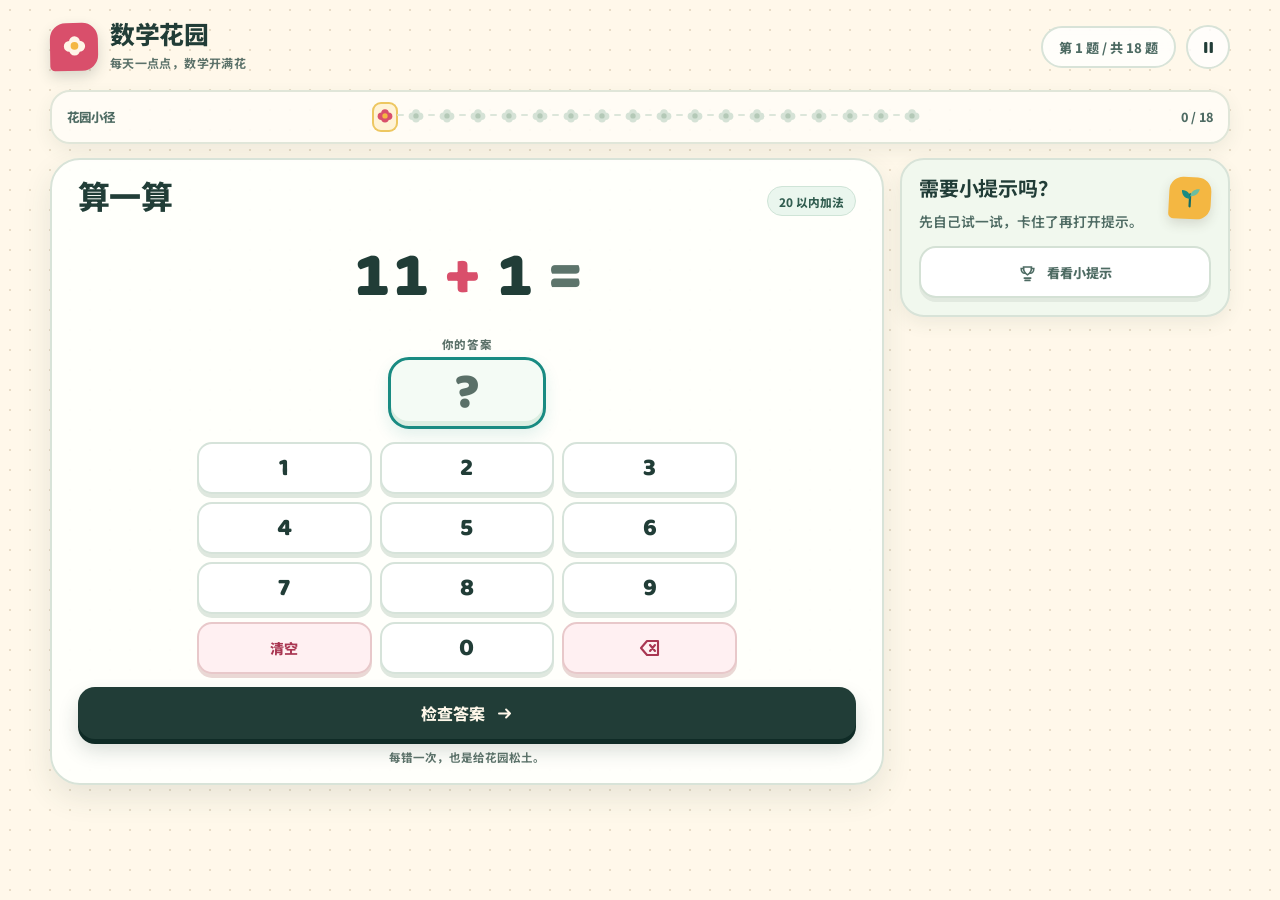
<file: index.html>
<!doctype html>
<html lang="zh-CN">
<head>
  <meta charset="utf-8">
  <meta name="viewport" content="width=device-width, initial-scale=1, viewport-fit=cover">
  <meta name="theme-color" content="#fff8ea">
  <meta name="description" content="数学花园：为 8 岁左右孩子设计的加减法练习，每道题都有看得见的解释。">
  <title>数学花园 · 加减法练习</title>
  <link rel="icon" href="./favicon.svg" type="image/svg+xml">
  <link rel="preconnect" href="https://fonts.googleapis.com">
  <link rel="preconnect" href="https://fonts.gstatic.com" crossorigin>
  <link href="https://fonts.googleapis.com/css2?family=Baloo+2:wght@600;700;800&family=Noto+Sans+SC:wght@500;600;700;800;900&display=swap" rel="stylesheet">
  <link rel="stylesheet" href="./styles.css">
</head>
<body>
  <svg class="svg-sprite" aria-hidden="true">
    <symbol id="icon-flower" viewBox="0 0 24 24">
      <circle cx="12" cy="7.2" r="4.5" fill="currentColor"/>
      <circle cx="7.7" cy="11" r="4.5" fill="currentColor"/>
      <circle cx="16.3" cy="11" r="4.5" fill="currentColor"/>
      <circle cx="12" cy="14.2" r="4.5" fill="currentColor"/>
      <circle cx="12" cy="10.7" r="3.2" style="fill: var(--flower-center, #f4b742)"/>
    </symbol>
    <symbol id="icon-sprout" viewBox="0 0 30 30">
      <path d="M15 24V11" fill="none" stroke="currentColor" stroke-width="2.4" stroke-linecap="round"/>
      <path d="M15 16C9 16 6 12 6 7C12 7 15 10 15 16Z" fill="#198b82"/>
      <path d="M15 13C20 13 24 10 25 5C19 5 16 8 15 13Z" fill="#6bbd9f"/>
    </symbol>
    <symbol id="icon-pause" viewBox="0 0 24 24">
      <rect x="6.5" y="5" width="4" height="14" rx="1.4" fill="currentColor"/>
      <rect x="13.5" y="5" width="4" height="14" rx="1.4" fill="currentColor"/>
    </symbol>
    <symbol id="icon-check" viewBox="0 0 24 24">
      <path d="M4.5 12.5L9.2 17L19.5 6.8" fill="none" stroke="currentColor" stroke-width="2.5" stroke-linecap="round" stroke-linejoin="round"/>
    </symbol>
    <symbol id="icon-arrow" viewBox="0 0 24 24">
      <path d="M5 12H19M14 7L19 12L14 17" fill="none" stroke="currentColor" stroke-width="2.4" stroke-linecap="round" stroke-linejoin="round"/>
    </symbol>
    <symbol id="icon-hint" viewBox="0 0 24 24">
      <path d="M8 19H16M9 22H15" fill="none" stroke="currentColor" stroke-width="2.2" stroke-linecap="round"/>
      <path d="M7 5H17V7C17 10.5 15 13 12 15C9 13 7 10.5 7 7V5Z" fill="none" stroke="currentColor" stroke-width="2"/>
      <path d="M7 7H4C4 10.5 6 13 8.5 13M17 7H20C20 10.5 18 13 15.5 13" fill="none" stroke="currentColor" stroke-width="2" stroke-linecap="round"/>
    </symbol>
    <symbol id="icon-delete" viewBox="0 0 24 24">
      <path d="M9 5H20V19H9L3 12L9 5Z" fill="none" stroke="currentColor" stroke-width="2.1" stroke-linecap="round" stroke-linejoin="round"/>
      <path d="M12 9L17 15M17 9L12 15" fill="none" stroke="currentColor" stroke-width="2.1" stroke-linecap="round"/>
    </symbol>
    <symbol id="icon-close" viewBox="0 0 24 24">
      <path d="M6 6L18 18M18 6L6 18" fill="none" stroke="currentColor" stroke-width="2.3" stroke-linecap="round"/>
    </symbol>
    <symbol id="icon-book" viewBox="0 0 24 24">
      <path d="M4 5.5C7 4.5 10 5 12 6.7C14 5 17 4.5 20 5.5V19C17 18.5 14.5 19 12 20.5C9.5 19 7 18.5 4 19V5.5Z" fill="none" stroke="currentColor" stroke-width="2" stroke-linejoin="round"/>
      <path d="M12 6.7V20.5" fill="none" stroke="currentColor" stroke-width="2" stroke-linecap="round"/>
    </symbol>
  </svg>

  <div class="paper-garden" aria-hidden="true">
    <svg class="paper-garden__top" viewBox="0 0 240 210">
      <path d="M122 108C77 80 35 98 22 151C67 174 111 159 139 112C172 147 214 132 235 90C192 70 154 77 122 108Z" fill="#dcece1"/>
      <path d="M132 118C128 68 163 41 207 53C208 96 179 126 140 131" fill="#abd7bf"/>
      <path d="M132 118C105 70 64 66 31 95C50 132 88 145 133 128" fill="#f5b6be"/>
    </svg>
    <svg class="paper-garden__bottom" viewBox="0 0 240 180">
      <path d="M12 159C46 113 84 109 119 131C87 158 63 170 28 178Z" fill="#f1c1c6"/>
      <path d="M70 169C104 130 142 126 182 144C151 170 120 180 89 187Z" fill="#b9dcc7"/>
      <path d="M151 169C182 139 213 137 241 150C218 173 191 184 164 191Z" fill="#f3d47a"/>
    </svg>
  </div>

  <div class="app-shell">
    <header class="topbar">
      <a class="brand" href="./" id="brandHome" aria-label="数学花园首页">
        <span class="brand__mark" aria-hidden="true">
          <svg viewBox="0 0 24 24"><use href="#icon-flower"></use></svg>
        </span>
        <span class="brand__copy">
          <strong>数学花园</strong>
          <small>每天一点点，数学开满花</small>
        </span>
      </a>
      <div class="topbar__actions">
        <span class="session-pill" id="sessionStatus">第 1 题 / 共 18 题</span>
        <button class="icon-button" id="pauseButton" type="button" aria-label="暂停答题">
          <svg viewBox="0 0 24 24" aria-hidden="true"><use href="#icon-pause"></use></svg>
        </button>
      </div>
    </header>

    <main>
      <section class="view" id="quizView" aria-labelledby="questionTitle">
        <div class="progress-card">
          <span class="progress-card__label">花园小径</span>
          <div class="flower-trail" id="progressList" aria-label="18 道题的完成进度"></div>
          <span class="progress-card__count" id="progressCount">0 / 18</span>
        </div>

        <div class="play-layout">
          <article class="quiz-card" id="questionCard">
            <div class="question-heading-row">
              <h1 id="questionTitle">算一算</h1>
              <span class="skill-pill" id="questionType">两位数加法</span>
            </div>

            <div class="story-box" id="storyBox" hidden>
              <span class="story-box__icon" aria-hidden="true">
                <svg viewBox="0 0 24 24"><use href="#icon-flower"></use></svg>
              </span>
              <p id="storyText"></p>
            </div>

            <div class="equation" id="expression" aria-live="polite"></div>

            <div class="answer-zone">
              <span class="answer-zone__label" id="answerLabel">你的答案</span>
              <output class="answer-display" id="answerDisplay" aria-label="当前答案为空">?</output>
            </div>

            <div class="keypad" id="keypad" aria-label="数字键盘">
              <button class="key" type="button" data-digit="1">1</button>
              <button class="key" type="button" data-digit="2">2</button>
              <button class="key" type="button" data-digit="3">3</button>
              <button class="key" type="button" data-digit="4">4</button>
              <button class="key" type="button" data-digit="5">5</button>
              <button class="key" type="button" data-digit="6">6</button>
              <button class="key" type="button" data-digit="7">7</button>
              <button class="key" type="button" data-digit="8">8</button>
              <button class="key" type="button" data-digit="9">9</button>
              <button class="key key--utility" type="button" data-action="clear">清空</button>
              <button class="key" type="button" data-digit="0">0</button>
              <button class="key key--utility key--icon" type="button" data-action="backspace" aria-label="删除上一位">
                <svg viewBox="0 0 24 24" aria-hidden="true"><use href="#icon-delete"></use></svg>
              </button>
            </div>

            <button class="primary-button" id="checkButton" type="button">
              <span id="checkButtonLabel">检查答案</span>
              <svg viewBox="0 0 24 24" aria-hidden="true"><use href="#icon-arrow"></use></svg>
            </button>
            <p class="gentle-note">每错一次，也是给花园松土。</p>
          </article>

          <aside class="side-stack">
            <section class="hint-card" aria-labelledby="hintLabel">
              <div class="hint-card__top">
                <div>
                  <h2 id="hintLabel">需要小提示吗？</h2>
                  <p id="hintText">先自己试一试，卡住了再打开提示。</p>
                </div>
                <span class="sprout-badge" aria-hidden="true">
                  <svg viewBox="0 0 30 30"><use href="#icon-sprout"></use></svg>
                </span>
              </div>
              <button class="secondary-button" id="hintToggle" type="button" aria-expanded="false" aria-controls="hintText">
                <svg viewBox="0 0 24 24" aria-hidden="true"><use href="#icon-hint"></use></svg>
                <span>看看小提示</span>
              </button>
            </section>

            <section class="explanation-panel" id="explanationPanel" hidden aria-labelledby="explanationHeadline">
              <h2 id="explanationHeadline">看得见的解释</h2>
              <div class="explanation-visual" id="explanationVisual"></div>
              <div class="explanation-steps" id="explanationSteps"></div>
              <p class="explanation-tip" id="explanationTip"></p>
            </section>

            <section class="feedback-card" id="feedbackCard" hidden aria-live="assertive">
              <span class="feedback-card__icon" id="feedbackIcon" aria-hidden="true">
                <svg viewBox="0 0 24 24"><use href="#icon-check"></use></svg>
              </span>
              <div>
                <h2 id="feedbackTitle">开出一朵花！</h2>
                <p id="feedbackText"></p>
              </div>
            </section>
          </aside>
        </div>
      </section>

      <section class="view summary-view" id="summaryView" hidden aria-labelledby="summaryTitle">
        <div class="summary-hero">
          <div class="summary-hero__copy">
            <h1 id="summaryTitle">你的花园开花了</h1>
            <p id="summaryLead">两个小难点，已经变成下次的线索。</p>
            <div class="summary-score" aria-label="本局成绩">
              <strong id="summaryScore">0</strong>
              <span>朵花</span>
              <small id="summaryTotal">共 18 题</small>
            </div>
            <div class="summary-actions">
              <button class="primary-button" id="newSessionButton" type="button">
                <span>再种一座新花园</span>
                <svg viewBox="0 0 24 24" aria-hidden="true"><use href="#icon-arrow"></use></svg>
              </button>
              <button class="secondary-button" id="reviewWrongButton" type="button">
                <svg viewBox="0 0 24 24" aria-hidden="true"><use href="#icon-book"></use></svg>
                <span>复习易错题</span>
              </button>
            </div>
          </div>
          <div class="summary-hero__garden" aria-hidden="true">
            <span class="summary-flower summary-flower--one"></span>
            <span class="summary-flower summary-flower--two"></span>
            <span class="summary-flower summary-flower--three"></span>
            <span class="summary-flower summary-flower--four"></span>
            <span class="summary-flower summary-flower--five"></span>
            <span class="summary-sprout">
              <svg viewBox="0 0 30 30"><use href="#icon-sprout"></use></svg>
            </span>
          </div>
        </div>

        <div class="summary-grid">
          <section class="summary-card summary-card--map" aria-labelledby="mapTitle">
            <div class="summary-card__heading">
              <h2 id="mapTitle">你的题目地图</h2>
              <div class="map-legend" aria-label="图例">
                <span><i class="legend-dot legend-dot--correct"></i>答对</span>
                <span><i class="legend-dot legend-dot--wrong"></i>再练一次</span>
              </div>
            </div>
            <div class="summary-map" id="summaryMap"></div>
            <p class="summary-map-note">每朵花是一道题，颜色帮你找到需要再看一次的位置。</p>
          </section>

          <section class="summary-card" aria-labelledby="skillsTitle">
            <div class="summary-card__heading">
              <h2 id="skillsTitle">今天长出的本领</h2>
            </div>
            <div class="skills-list" id="summarySkills"></div>
          </section>

          <section class="summary-card summary-card--tip" aria-labelledby="nextTipTitle">
            <div class="summary-card__heading">
              <h2 id="nextTipTitle">小芽的下次提醒</h2>
            </div>
            <p class="next-tip" id="summaryTip"></p>
          </section>
        </div>

        <section class="wrong-review" id="wrongReviewPanel" hidden aria-labelledby="wrongReviewTitle">
          <div class="wrong-review__heading">
            <h2 id="wrongReviewTitle">再看看这几道题</h2>
            <p>先不用重新答题，读懂每一步就好。</p>
          </div>
          <div class="wrong-review__list" id="wrongReviewList"></div>
        </section>
      </section>
    </main>
  </div>

  <dialog class="pause-dialog" id="pauseDialog" aria-labelledby="pauseTitle">
    <form method="dialog" class="pause-dialog__inner">
      <div class="pause-dialog__intro">
        <span class="pause-dialog__icon" aria-hidden="true">
          <svg viewBox="0 0 30 30"><use href="#icon-sprout"></use></svg>
        </span>
        <h2 id="pauseTitle">小小休息一下</h2>
      </div>
      <p>你的题目都还在，准备好再继续。</p>
      <button class="primary-button" value="resume" id="resumeButton" type="submit">继续答题</button>
      <button class="text-button" value="restart" id="restartButton" type="submit">重新开始一局</button>
    </form>
  </dialog>

  <div class="sr-only" id="announcer" aria-live="polite" aria-atomic="true"></div>
  <noscript>这个练习需要启用 JavaScript 才能生成题目。</noscript>
  <script type="module" src="./app.js"></script>
</body>
</html>
</file>
<file: styles.css>
:root {
  --cream: #fff8ea;
  --paper: #fffdf8;
  --paper-strong: #fffffcf2;
  --ink: #213d37;
  --ink-soft: #4e6b63;
  --muted: #5c726a;
  --teal: #198b82;
  --teal-dark: #126d67;
  --teal-pale: #eaf6ee;
  --berry: #d94f6b;
  --berry-dark: #a93652;
  --berry-pale: #fff0f2;
  --honey: #f4b742;
  --honey-pale: #fff3d6;
  --border: #d8e3d8;
  --border-strong: #bfd4c3;
  --shadow: 0 12px 30px rgba(47, 75, 64, 0.11);
  --shadow-soft: 0 7px 18px rgba(47, 75, 64, 0.08);
  --radius-xl: 30px;
  --radius-lg: 24px;
  --radius-md: 18px;
  --font-ui: "Noto Sans SC", "PingFang SC", "Hiragino Sans GB", "Microsoft YaHei", sans-serif;
  --font-round: "Baloo 2", "Noto Sans SC", "PingFang SC", "Microsoft YaHei", sans-serif;
}

* {
  box-sizing: border-box;
}

[hidden] {
  display: none !important;
}

html {
  min-width: 320px;
  background: var(--cream);
}

body {
  min-width: 320px;
  min-height: 100vh;
  min-height: 100dvh;
  margin: 0;
  overflow-x: hidden;
  color: var(--ink);
  font-family: var(--font-ui);
  background-color: var(--cream);
  background-image: radial-gradient(#e8dcc7 0.85px, transparent 0.85px);
  background-size: 20px 20px;
  text-rendering: optimizeLegibility;
  -webkit-font-smoothing: antialiased;
}

button,
input {
  font: inherit;
}

button,
a {
  -webkit-tap-highlight-color: transparent;
}

button {
  color: inherit;
}

button:focus-visible,
a:focus-visible,
[tabindex]:focus-visible {
  outline: 3px solid var(--teal-dark);
  outline-offset: 3px;
}

h1[tabindex="-1"]:focus-visible,
h2[tabindex="-1"]:focus-visible {
  outline: none;
}

::selection {
  color: var(--ink);
  background: #f7d989;
}

.svg-sprite {
  position: absolute;
  width: 0;
  height: 0;
  overflow: hidden;
}

.sr-only {
  position: absolute !important;
  width: 1px !important;
  height: 1px !important;
  padding: 0 !important;
  margin: -1px !important;
  overflow: hidden !important;
  clip: rect(0, 0, 0, 0) !important;
  white-space: nowrap !important;
  border: 0 !important;
}

.paper-garden {
  position: fixed;
  inset: 0;
  z-index: -1;
  overflow: hidden;
  pointer-events: none;
}

.paper-garden svg {
  position: absolute;
  display: block;
  opacity: 0.9;
}

.paper-garden__top {
  top: -42px;
  right: -48px;
  width: 240px;
}

.paper-garden__bottom {
  bottom: -54px;
  left: -58px;
  width: 240px;
}

.app-shell {
  width: min(1180px, calc(100% - 40px));
  min-height: 100vh;
  min-height: 100dvh;
  margin: 0 auto;
  padding: 18px 0 24px;
  display: flex;
  flex-direction: column;
}

.topbar {
  display: flex;
  align-items: center;
  justify-content: space-between;
  gap: 20px;
  min-height: 58px;
  margin-bottom: 14px;
}

.brand {
  min-width: 0;
  display: inline-flex;
  align-items: center;
  gap: 12px;
  color: var(--ink);
  text-decoration: none;
}

.brand__mark {
  width: 48px;
  height: 48px;
  flex: 0 0 auto;
  display: grid;
  place-items: center;
  color: #fff5e7;
  background: var(--berry);
  border-radius: 16px 16px 16px 5px;
  box-shadow: 0 6px 14px rgba(37, 60, 53, 0.18);
  transform: rotate(-1deg);
}

.brand__mark svg {
  width: 29px;
  height: 29px;
  --flower-center: var(--honey);
}

.brand__copy {
  display: flex;
  flex-direction: column;
  gap: 1px;
}

.brand__copy strong {
  font-family: var(--font-round);
  font-size: 1.55rem;
  font-weight: 800;
  letter-spacing: -0.02em;
  line-height: 1.2;
}

.brand__copy small {
  color: var(--muted);
  font-size: 0.75rem;
  font-weight: 700;
  letter-spacing: 0.03em;
}

.topbar__actions {
  display: flex;
  align-items: center;
  gap: 10px;
}

.session-pill {
  min-height: 42px;
  padding: 0 16px;
  display: inline-flex;
  align-items: center;
  color: var(--ink-soft);
  font-size: 0.82rem;
  font-weight: 800;
  background: rgba(255, 255, 255, 0.76);
  border: 2px solid var(--border);
  border-radius: 999px;
  backdrop-filter: blur(8px);
}

.icon-button {
  width: 44px;
  height: 44px;
  flex: 0 0 auto;
  display: grid;
  place-items: center;
  padding: 0;
  color: var(--ink);
  background: rgba(255, 255, 255, 0.78);
  border: 2px solid var(--border);
  border-radius: 50%;
  cursor: pointer;
  transition: transform 160ms ease, background 160ms ease, border-color 160ms ease;
}

.icon-button:hover {
  background: var(--paper);
  border-color: var(--border-strong);
  transform: translateY(-1px);
}

.icon-button:active {
  transform: translateY(1px);
}

.icon-button svg {
  width: 19px;
  height: 19px;
}

main {
  flex: 1;
  min-height: 0;
}

.view[hidden] {
  display: none;
}

.progress-card {
  min-height: 54px;
  padding: 9px 15px;
  display: flex;
  align-items: center;
  gap: 15px;
  background: rgba(255, 253, 247, 0.9);
  border: 2px solid #e0e6d9;
  border-radius: 20px;
  box-shadow: var(--shadow-soft);
}

.progress-card__label,
.progress-card__count {
  flex: 0 0 auto;
  color: var(--ink-soft);
  font-size: 0.78rem;
  font-weight: 800;
  white-space: nowrap;
}

.flower-trail {
  flex: 1;
  min-width: 0;
  display: flex;
  align-items: center;
  justify-content: center;
  gap: 5px;
}

.flower-stop {
  position: relative;
  width: 26px;
  height: 30px;
  flex: 0 0 26px;
  display: grid;
  place-items: center;
  border-radius: 9px;
  color: #d5e2d6;
  --flower-center: #b4c9b7;
}

.flower-stop::after {
  content: "";
  position: absolute;
  right: -6px;
  top: 12px;
  width: 7px;
  height: 2px;
  border-radius: 999px;
  background: #dce6da;
}

.flower-stop:last-child::after {
  display: none;
}

.flower-stop svg {
  width: 20px;
  height: 20px;
}

.flower-stop.is-done {
  color: var(--honey);
  --flower-center: var(--berry);
}

.flower-stop.is-correct {
  color: #67b58e;
  --flower-center: var(--teal-dark);
}

.flower-stop.is-wrong {
  color: #efb2b8;
  --flower-center: var(--berry);
}

.flower-stop.is-current {
  color: var(--berry);
  --flower-center: var(--honey);
  background: var(--honey-pale);
  box-shadow: inset 0 0 0 2px #edc761;
}

.play-layout {
  margin-top: 14px;
  display: grid;
  grid-template-columns: minmax(0, 1fr) 330px;
  gap: 16px;
  align-items: stretch;
}

.quiz-card,
.hint-card,
.explanation-panel,
.feedback-card,
.summary-card,
.summary-hero,
.wrong-review {
  background: var(--paper-strong);
  border: 2px solid var(--border);
  box-shadow: var(--shadow);
}

.quiz-card {
  min-width: 0;
  padding: 22px 26px 18px;
  display: flex;
  flex-direction: column;
  gap: 13px;
  border-radius: var(--radius-xl);
}

.question-heading-row {
  display: flex;
  align-items: center;
  justify-content: space-between;
  gap: 20px;
}

.question-heading-row h1 {
  margin: 0;
  font-family: var(--font-round);
  font-size: 2rem;
  font-weight: 800;
  line-height: 1.2;
  letter-spacing: -0.02em;
}

.skill-pill {
  flex: 0 0 auto;
  min-height: 30px;
  padding: 4px 11px;
  display: inline-flex;
  align-items: center;
  color: #315d50;
  font-size: 0.73rem;
  font-weight: 800;
  background: var(--teal-pale);
  border: 1px solid #cfe4d7;
  border-radius: 999px;
}

.story-box {
  padding: 12px 14px;
  display: flex;
  align-items: center;
  gap: 11px;
  color: var(--ink-soft);
  background: #fff8e8;
  border: 1.5px solid #f0dfb8;
  border-radius: 17px;
}

.story-box[hidden] {
  display: none;
}

.story-box__icon {
  width: 34px;
  height: 34px;
  flex: 0 0 auto;
  display: grid;
  place-items: center;
  color: var(--honey);
  background: #fffdf8;
  border-radius: 11px;
  --flower-center: var(--berry);
}

.story-box__icon svg {
  width: 24px;
  height: 24px;
}

.story-box p {
  margin: 0;
  font-size: 0.96rem;
  font-weight: 700;
  line-height: 1.55;
}

.equation {
  min-height: 90px;
  padding: 6px 8px;
  display: flex;
  align-items: center;
  justify-content: center;
  flex-wrap: wrap;
  column-gap: 15px;
  row-gap: 6px;
  font-family: var(--font-round);
  font-size: 4rem;
  font-weight: 800;
  line-height: 1;
  font-variant-numeric: tabular-nums;
}

.equation__operator {
  color: var(--berry);
}

.equation__equals {
  color: #5d746b;
}

.equation__blank {
  width: 0.95em;
  height: 0.9em;
  display: inline-flex;
  align-items: center;
  justify-content: center;
  color: var(--teal);
  border-bottom: 0.09em solid var(--teal);
  background: linear-gradient(to bottom, transparent 72%, rgba(25, 139, 130, 0.08) 72%);
}

.answer-zone {
  align-self: center;
  display: flex;
  flex-direction: column;
  align-items: center;
  gap: 5px;
}

.answer-zone__label {
  color: var(--muted);
  font-size: 0.72rem;
  font-weight: 800;
  letter-spacing: 0.05em;
}

.answer-display {
  width: 158px;
  height: 72px;
  display: grid;
  place-items: center;
  color: var(--ink);
  font-family: var(--font-round);
  font-size: 3.1rem;
  font-weight: 800;
  line-height: 1;
  font-variant-numeric: tabular-nums;
  background: #f4fbf5;
  border: 3px solid var(--teal);
  border-radius: 21px;
  box-shadow: inset 0 -5px 0 #dceee2, 0 7px 16px rgba(25, 139, 130, 0.12);
}

.answer-display.is-empty {
  color: #5a7068;
}

.answer-display.is-shaking {
  animation: answer-shake 220ms ease;
}

.keypad {
  display: grid;
  grid-template-columns: repeat(3, minmax(0, 1fr));
  gap: 8px;
  max-width: 540px;
  width: 100%;
  margin: 0 auto;
}

.key {
  min-height: 52px;
  color: var(--ink);
  font-family: var(--font-round);
  font-size: 1.55rem;
  font-weight: 800;
  line-height: 1;
  background: #fff;
  border: 2px solid #d6e3da;
  border-radius: 15px;
  box-shadow: 0 4px 0 #dfe8df;
  cursor: pointer;
  transition: transform 110ms ease, box-shadow 110ms ease, background 160ms ease;
}

.key:hover:not(:disabled) {
  background: #fbfefb;
  transform: translateY(-1px);
  box-shadow: 0 5px 0 #dfe8df;
}

.key:active:not(:disabled) {
  transform: translateY(3px);
  box-shadow: 0 1px 0 #dfe8df;
}

.key:disabled {
  cursor: default;
  opacity: 0.55;
}

.key--utility {
  color: var(--berry-dark);
  font-family: var(--font-ui);
  font-size: 0.88rem;
  background: var(--berry-pale);
  border-color: #e8c8ca;
  box-shadow: 0 4px 0 #ead8d5;
}

.key--utility:hover:not(:disabled) {
  background: #fff7f7;
  box-shadow: 0 5px 0 #ead8d5;
}

.key--utility:active:not(:disabled) {
  box-shadow: 0 1px 0 #ead8d5;
}

.key--icon {
  display: grid;
  place-items: center;
}

.key--icon svg {
  width: 24px;
  height: 24px;
}

.primary-button,
.secondary-button {
  min-height: 52px;
  display: inline-flex;
  align-items: center;
  justify-content: center;
  gap: 10px;
  padding: 0 20px;
  border-radius: 17px;
  font-weight: 800;
  cursor: pointer;
  transition: transform 150ms ease, box-shadow 150ms ease, background 150ms ease;
}

.primary-button {
  color: #fff8ea;
  font-size: 1rem;
  background: var(--ink);
  border: 0;
  box-shadow: 0 5px 0 #0f2b26, 0 11px 20px rgba(33, 61, 55, 0.18);
}

.primary-button:hover {
  background: #17352f;
  transform: translateY(-1px);
  box-shadow: 0 6px 0 #0f2b26, 0 14px 24px rgba(33, 61, 55, 0.2);
}

.primary-button:active {
  transform: translateY(3px);
  box-shadow: 0 2px 0 #0f2b26;
}

.primary-button svg,
.secondary-button svg {
  width: 19px;
  height: 19px;
  flex: 0 0 auto;
}

.primary-button--next {
  background: var(--teal-dark);
  box-shadow: 0 5px 0 #0a5b56, 0 11px 20px rgba(18, 109, 103, 0.2);
}

.primary-button--next:hover {
  background: #0e625c;
  box-shadow: 0 6px 0 #0a5b56, 0 14px 24px rgba(18, 109, 103, 0.22);
}

.secondary-button {
  color: var(--ink-soft);
  font-size: 0.82rem;
  background: #fff;
  border: 2px solid #d4e1d5;
  box-shadow: 0 4px 0 #e1e9df;
}

.secondary-button:hover {
  background: #f9fdf9;
  transform: translateY(-1px);
  box-shadow: 0 5px 0 #e1e9df;
}

.secondary-button:active {
  transform: translateY(2px);
  box-shadow: 0 2px 0 #e1e9df;
}

.gentle-note {
  margin: -3px 0 0;
  color: var(--muted);
  font-size: 0.72rem;
  font-weight: 700;
  text-align: center;
}

.side-stack {
  min-width: 0;
  display: flex;
  flex-direction: column;
  gap: 12px;
}

.hint-card {
  padding: 17px;
  display: flex;
  flex-direction: column;
  gap: 14px;
  background: #f1f8ee;
  border-radius: var(--radius-lg);
  box-shadow: var(--shadow-soft);
}

.hint-card__top {
  display: flex;
  align-items: flex-start;
  justify-content: space-between;
  gap: 12px;
}

.hint-card h2,
.explanation-panel h2,
.feedback-card h2 {
  margin: 0;
  font-family: var(--font-round);
  font-size: 1.25rem;
  line-height: 1.35;
  letter-spacing: -0.01em;
}

.hint-card p {
  margin: 6px 0 0;
  color: var(--ink-soft);
  font-size: 0.86rem;
  font-weight: 600;
  line-height: 1.6;
}

.sprout-badge {
  width: 42px;
  height: 42px;
  flex: 0 0 auto;
  display: grid;
  place-items: center;
  background: var(--honey);
  border-radius: 14px 14px 14px 5px;
  box-shadow: 0 5px 12px rgba(67, 63, 45, 0.16);
  transform: rotate(3deg);
}

.sprout-badge svg {
  width: 28px;
  height: 28px;
  color: var(--teal-dark);
}

.hint-card .secondary-button {
  width: 100%;
}

.hint-card.is-open {
  background: #eef8ee;
  border-color: #c8ddcb;
}

.explanation-panel {
  padding: 17px;
  display: flex;
  flex-direction: column;
  gap: 12px;
  border-color: #d1e0d4;
  border-radius: var(--radius-lg);
  box-shadow: var(--shadow-soft);
  animation: panel-in 220ms cubic-bezier(0.2, 0.75, 0.25, 1);
}

.explanation-panel[hidden] {
  display: none;
}

.explanation-visual {
  min-height: 76px;
  padding: 12px;
  display: flex;
  align-items: center;
  justify-content: center;
  background: #f4faf3;
  border: 1.5px solid #dce8da;
  border-radius: 17px;
}

.regroup-row {
  width: 100%;
  display: flex;
  flex-direction: column;
  align-items: center;
  gap: 8px;
}

.regroup-equation {
  display: flex;
  align-items: center;
  justify-content: center;
  gap: 8px;
  font-family: var(--font-round);
  font-size: 1.2rem;
  font-weight: 800;
}

.regroup-current {
  padding: 4px 8px;
  color: #fff;
  background: var(--berry);
  border-radius: 8px;
}

.dot-row {
  max-width: 100%;
  display: flex;
  justify-content: center;
  flex-wrap: wrap;
  gap: 3px;
}

.dot {
  width: 10px;
  height: 10px;
  flex: 0 0 10px;
  border-radius: 50%;
  background: var(--berry);
}

.dot--honey {
  background: var(--honey);
}

.dot--teal {
  background: var(--teal);
}

.borrow-row {
  width: 100%;
  display: grid;
  grid-template-columns: auto 26px minmax(0, 1fr);
  gap: 8px;
  align-items: center;
}

.ten-rod {
  width: 24px;
  height: 36px;
  display: block;
  background: var(--berry);
  border-radius: 7px;
  box-shadow: inset 0 -4px 0 rgba(143, 32, 57, 0.28);
}

.visual-arrow {
  color: var(--muted);
  font-size: 1.25rem;
  font-weight: 900;
  text-align: center;
}

.inverse-visual {
  width: 100%;
  display: grid;
  grid-template-columns: 1fr auto 1fr;
  align-items: center;
  gap: 8px;
  text-align: center;
}

.inverse-visual span {
  padding: 10px 8px;
  color: var(--ink);
  font-family: var(--font-round);
  font-size: 1.1rem;
  font-weight: 800;
  background: #fff;
  border: 1.5px solid #dce7da;
  border-radius: 12px;
}

.explanation-steps {
  display: flex;
  flex-direction: column;
  gap: 7px;
}

.explanation-step {
  padding: 9px 11px;
  display: flex;
  align-items: center;
  justify-content: space-between;
  gap: 10px;
  background: #fff;
  border: 1.5px solid #e0e8dd;
  border-radius: 13px;
}

.explanation-step__label {
  color: var(--muted);
  font-size: 0.7rem;
  font-weight: 800;
}

.explanation-step__expression {
  color: var(--ink);
  font-family: var(--font-round);
  font-size: 1rem;
  font-weight: 800;
  text-align: right;
  font-variant-numeric: tabular-nums;
}

.explanation-tip {
  margin: 0;
  padding: 10px 12px;
  color: #6a512a;
  font-size: 0.8rem;
  font-weight: 700;
  line-height: 1.55;
  background: var(--honey-pale);
  border-radius: 13px;
}

.feedback-card {
  margin-top: auto;
  padding: 16px;
  display: flex;
  align-items: flex-start;
  gap: 12px;
  border-color: #cde3d5;
  border-radius: var(--radius-lg);
  background: #f3faf3;
  box-shadow: var(--shadow-soft);
  animation: panel-in 220ms cubic-bezier(0.2, 0.75, 0.25, 1);
}

.feedback-card[hidden] {
  display: none;
}

.feedback-card.is-wrong {
  background: var(--berry-pale);
  border-color: #efcacb;
}

.feedback-card__icon {
  width: 38px;
  height: 38px;
  flex: 0 0 auto;
  display: grid;
  place-items: center;
  color: #fff;
  background: var(--teal);
  border-radius: 13px;
}

.feedback-card.is-wrong .feedback-card__icon {
  background: var(--berry);
}

.feedback-card__icon svg {
  width: 23px;
  height: 23px;
}

.feedback-card p {
  margin: 4px 0 0;
  color: var(--ink-soft);
  font-size: 0.82rem;
  font-weight: 600;
  line-height: 1.55;
}

.summary-view {
  padding-top: 4px;
}

.summary-hero {
  position: relative;
  min-height: 292px;
  padding: 28px 32px;
  display: grid;
  grid-template-columns: minmax(0, 1.1fr) minmax(300px, 0.9fr);
  gap: 24px;
  overflow: hidden;
  border-radius: var(--radius-xl);
}

.summary-hero::before {
  content: "";
  position: absolute;
  inset: 0;
  pointer-events: none;
  background:
    radial-gradient(circle at 84% 26%, rgba(244, 183, 66, 0.2), transparent 28%),
    radial-gradient(circle at 98% 100%, rgba(25, 139, 130, 0.08), transparent 40%);
}

.summary-hero__copy {
  position: relative;
  z-index: 1;
  display: flex;
  flex-direction: column;
  align-items: flex-start;
}

.summary-hero h1 {
  margin: 0;
  max-width: 660px;
  font-family: var(--font-round);
  font-size: 2.85rem;
  font-weight: 800;
  line-height: 1.14;
  letter-spacing: -0.035em;
  text-wrap: balance;
}

.summary-hero__copy > p {
  max-width: 560px;
  margin: 9px 0 16px;
  color: var(--ink-soft);
  font-size: 0.96rem;
  font-weight: 600;
  line-height: 1.65;
}

.summary-score {
  display: flex;
  align-items: baseline;
  gap: 8px;
  color: var(--berry);
}

.summary-score strong {
  font-family: var(--font-round);
  font-size: 4rem;
  line-height: 0.9;
  letter-spacing: -0.02em;
  font-variant-numeric: tabular-nums;
}

.summary-score span {
  font-family: var(--font-round);
  font-size: 1.5rem;
  font-weight: 800;
}

.summary-score small {
  color: var(--muted);
  font-size: 0.75rem;
  font-weight: 800;
}

.summary-actions {
  margin-top: auto;
  padding-top: 22px;
  display: flex;
  align-items: center;
  gap: 10px;
  flex-wrap: wrap;
}

.summary-hero__garden {
  position: relative;
  min-height: 220px;
}

.summary-flower {
  position: absolute;
  display: block;
  width: 62px;
  height: 62px;
  color: var(--honey);
  background:
    radial-gradient(circle at 50% 19%, currentColor 0 25%, transparent 26%),
    radial-gradient(circle at 19% 50%, currentColor 0 25%, transparent 26%),
    radial-gradient(circle at 81% 50%, currentColor 0 25%, transparent 26%),
    radial-gradient(circle at 50% 81%, currentColor 0 25%, transparent 26%);
  filter: drop-shadow(0 7px 8px rgba(117, 95, 45, 0.12));
}

.summary-flower::after {
  content: "";
  position: absolute;
  left: 50%;
  top: 50%;
  width: 20px;
  height: 20px;
  margin: -10px 0 0 -10px;
  background: var(--berry);
  border-radius: 50%;
}

.summary-flower::before {
  content: "";
  position: absolute;
  left: calc(50% - 2px);
  top: 62%;
  width: 4px;
  height: 88px;
  background: #6ca184;
  border-radius: 999px;
  transform-origin: top;
}

.summary-flower--one {
  left: 13%;
  top: 22%;
  transform: rotate(-7deg) scale(0.86);
}

.summary-flower--two {
  left: 42%;
  top: 8%;
  color: #f1a0ab;
  transform: rotate(5deg);
}

.summary-flower--three {
  right: 8%;
  top: 30%;
  color: #8ec8aa;
  transform: rotate(8deg) scale(0.75);
}

.summary-flower--four {
  left: 27%;
  bottom: 4%;
  color: #f4b742;
  transform: rotate(4deg) scale(0.66);
}

.summary-flower--five {
  right: 27%;
  bottom: 0;
  color: #e88398;
  transform: rotate(-3deg) scale(0.9);
}

.summary-sprout {
  position: absolute;
  left: 50%;
  bottom: 22px;
  width: 92px;
  height: 92px;
  display: grid;
  place-items: center;
  background: #fff3cd;
  border: 2px solid #ead89d;
  border-radius: 28px 28px 28px 10px;
  transform: translateX(-50%) rotate(2deg);
  box-shadow: 0 12px 25px rgba(111, 91, 42, 0.12);
}

.summary-sprout svg {
  width: 58px;
  height: 58px;
  color: var(--teal-dark);
}

.summary-grid {
  margin-top: 14px;
  display: grid;
  grid-template-columns: 1.08fr 0.92fr;
  gap: 14px;
}

.summary-card {
  padding: 19px 20px;
  border-radius: var(--radius-lg);
  box-shadow: var(--shadow-soft);
}

.summary-card--map {
  grid-row: span 2;
}

.summary-card__heading {
  display: flex;
  align-items: center;
  justify-content: space-between;
  gap: 14px;
}

.summary-card h2,
.wrong-review h2 {
  margin: 0;
  font-family: var(--font-round);
  font-size: 1.28rem;
  line-height: 1.35;
}

.map-legend {
  display: flex;
  align-items: center;
  gap: 12px;
  color: var(--muted);
  font-size: 0.72rem;
  font-weight: 700;
}

.map-legend span {
  display: inline-flex;
  align-items: center;
  gap: 5px;
}

.legend-dot {
  width: 8px;
  height: 8px;
  display: inline-block;
  border-radius: 50%;
}

.legend-dot--correct {
  background: #67b58e;
}

.legend-dot--wrong {
  background: var(--berry);
}

.summary-map {
  margin-top: 15px;
  display: grid;
  grid-template-columns: repeat(9, minmax(0, 1fr));
  gap: 6px;
}

.summary-map-note {
  margin: 14px 0 0;
  color: var(--muted);
  font-size: 0.77rem;
  font-weight: 600;
  line-height: 1.6;
}

.summary-stop {
  min-height: 38px;
  display: grid;
  place-items: center;
  border-radius: 11px;
  color: #d5e2d6;
  --flower-center: #b4c9b7;
}

.summary-stop svg {
  width: 24px;
  height: 24px;
}

.summary-stop.is-correct {
  color: #94ceb1;
  --flower-center: var(--teal-dark);
  background: #f2f9f3;
}

.summary-stop.is-wrong {
  color: #efb2b8;
  --flower-center: var(--berry);
  background: #fff1f2;
}

.skills-list {
  margin-top: 13px;
  display: flex;
  flex-direction: column;
  gap: 10px;
}

.skill-row {
  display: grid;
  grid-template-columns: minmax(0, 1fr) auto;
  gap: 5px 12px;
  align-items: center;
}

.skill-row__name {
  font-size: 0.78rem;
  font-weight: 800;
}

.skill-row__score {
  color: var(--ink-soft);
  font-family: var(--font-round);
  font-size: 0.83rem;
  font-weight: 800;
  font-variant-numeric: tabular-nums;
}

.skill-row__track {
  grid-column: 1 / -1;
  height: 8px;
  overflow: hidden;
  background: #e4ece1;
  border-radius: 999px;
}

.skill-row__fill {
  height: 100%;
  background: var(--teal);
  border-radius: inherit;
}

.skill-row__fill.is-partial {
  background: var(--berry);
}

.summary-card--tip {
  background: #fff4f1;
  border-color: #efd5d3;
}

.next-tip {
  margin: 10px 0 0;
  color: #644f4d;
  font-size: 0.86rem;
  font-weight: 700;
  line-height: 1.65;
}

.wrong-review {
  margin-top: 14px;
  padding: 20px;
  border-radius: var(--radius-lg);
}

.wrong-review[hidden] {
  display: none;
}

.wrong-review__heading {
  display: flex;
  align-items: baseline;
  justify-content: space-between;
  gap: 20px;
}

.wrong-review__heading p {
  margin: 0;
  color: var(--muted);
  font-size: 0.78rem;
  font-weight: 600;
}

.wrong-review__list {
  margin-top: 14px;
  display: grid;
  grid-template-columns: repeat(2, minmax(0, 1fr));
  gap: 10px;
}

.review-item {
  padding: 15px;
  background: #fff8f6;
  border: 1.5px solid #edd7d5;
  border-radius: 17px;
}

.review-item__head {
  display: flex;
  align-items: center;
  justify-content: space-between;
  gap: 12px;
}

.review-item__expression {
  font-family: var(--font-round);
  font-size: 1.3rem;
  font-weight: 800;
}

.review-item__answer {
  color: var(--teal-dark);
  font-size: 0.72rem;
  font-weight: 800;
}

.review-item p {
  margin: 8px 0 0;
  color: var(--ink-soft);
  font-size: 0.78rem;
  font-weight: 600;
  line-height: 1.55;
}

.pause-dialog {
  width: min(420px, calc(100% - 32px));
  padding: 0;
  color: var(--ink);
  background: var(--paper);
  border: 2px solid var(--border);
  border-radius: 26px;
  box-shadow: 0 24px 70px rgba(31, 54, 48, 0.22);
}

.pause-dialog::backdrop {
  background: rgba(33, 61, 55, 0.34);
  backdrop-filter: blur(3px);
}

.pause-dialog__inner {
  padding: 28px;
  display: flex;
  flex-direction: column;
  align-items: stretch;
  text-align: center;
}

.pause-dialog__intro {
  display: flex;
  align-items: center;
  gap: 14px;
  margin-bottom: 12px;
  text-align: left;
}

.pause-dialog__icon {
  width: 58px;
  height: 58px;
  flex: 0 0 58px;
  margin: 0;
  display: grid;
  place-items: center;
  background: var(--honey);
  border-radius: 21px 21px 21px 7px;
  transform: rotate(2deg);
}

.pause-dialog__icon svg {
  width: 42px;
  height: 42px;
  color: var(--teal-dark);
}

.pause-dialog h2 {
  margin: 0;
  font-family: var(--font-round);
  font-size: 1.55rem;
}

.pause-dialog p {
  margin: 0 0 20px;
  color: var(--muted);
  font-size: 0.88rem;
  font-weight: 600;
  text-align: left;
}

.text-button {
  min-height: 44px;
  margin-top: 8px;
  color: var(--berry-dark);
  font-size: 0.8rem;
  font-weight: 800;
  background: transparent;
  border: 0;
  cursor: pointer;
}

@keyframes answer-shake {
  0%,
  100% {
    transform: translateX(0);
  }
  25% {
    transform: translateX(-6px);
  }
  75% {
    transform: translateX(6px);
  }
}

@keyframes panel-in {
  from {
    opacity: 0;
    transform: translateY(7px);
  }
  to {
    opacity: 1;
    transform: translateY(0);
  }
}

@keyframes flower-bloom {
  0% {
    opacity: 0.4;
    transform: scale(0.55) rotate(-8deg);
  }
  68% {
    opacity: 1;
    transform: scale(1.14) rotate(2deg);
  }
  100% {
    opacity: 1;
    transform: scale(1) rotate(0);
  }
}

.flower-stop.is-just-correct svg {
  animation: flower-bloom 520ms cubic-bezier(0.2, 0.75, 0.25, 1);
}

@media (max-width: 980px) {
  .app-shell {
    width: min(760px, calc(100% - 32px));
  }

  .play-layout {
    grid-template-columns: minmax(0, 1fr);
  }

  .side-stack {
    display: grid;
    grid-template-columns: repeat(2, minmax(0, 1fr));
    align-items: start;
  }

  .explanation-panel {
    grid-column: 1 / -1;
  }

  .feedback-card {
    margin-top: 0;
  }

  .feedback-card:not([hidden]) {
    grid-column: 1 / -1;
  }

  .summary-hero {
    grid-template-columns: minmax(0, 1fr) 280px;
  }
}

@media (max-width: 720px) {
  .app-shell {
    width: min(100% - 24px, 560px);
    padding-top: 12px;
    padding-bottom: max(18px, env(safe-area-inset-bottom));
  }

  .topbar {
    gap: 10px;
    margin-bottom: 10px;
  }

  .brand__mark {
    width: 42px;
    height: 42px;
    border-radius: 14px 14px 14px 5px;
  }

  .brand__mark svg {
    width: 25px;
    height: 25px;
  }

  .brand__copy strong {
    font-size: 1.28rem;
  }

  .brand__copy small {
    display: none;
  }

  .session-pill {
    min-height: 40px;
    padding: 0 12px;
    font-size: 0.72rem;
  }

  .icon-button {
    width: 44px;
    height: 44px;
  }

  .progress-card {
    min-height: 48px;
    padding: 8px 11px;
    gap: 9px;
  }

  .progress-card__label {
    display: none;
  }

  .flower-trail {
    justify-content: flex-start;
    flex-wrap: wrap;
    gap: 2px;
  }

  .flower-stop {
    width: 18px;
    height: 22px;
    flex-basis: 18px;
    border-radius: 6px;
  }

  .flower-stop svg {
    width: 16px;
    height: 16px;
  }

  .flower-stop::after {
    display: none;
  }

  .play-layout {
    margin-top: 10px;
  }

  .quiz-card {
    padding: 18px 16px 16px;
    gap: 12px;
    border-radius: 25px;
  }

  .question-heading-row {
    align-items: flex-start;
    gap: 9px;
  }

  .question-heading-row h1 {
    font-size: 1.55rem;
  }

  .skill-pill {
    min-height: 27px;
    padding: 3px 8px;
    font-size: 0.72rem;
  }

  .story-box {
    padding: 10px 11px;
  }

  .story-box p {
    font-size: 0.86rem;
  }

  .equation {
    min-height: 74px;
    column-gap: 10px;
    font-size: 3.25rem;
  }

  .answer-display {
    width: 132px;
    height: 64px;
    font-size: 2.65rem;
    border-radius: 18px;
  }

  .key {
    min-height: 50px;
    border-radius: 14px;
  }

  .key--utility {
    font-size: 0.8rem;
  }

  .side-stack {
    display: flex;
  }

  .summary-hero {
    padding: 22px 20px;
    grid-template-columns: 1fr;
    gap: 16px;
  }

  .summary-hero h1 {
    font-size: 2.2rem;
  }

  .summary-hero__copy > p {
    margin: 7px 0 13px;
  }

  .summary-score strong {
    font-size: 3.4rem;
  }

  .summary-actions {
    padding-top: 18px;
  }

  .summary-actions > * {
    flex: 1 1 100%;
  }

  .summary-hero__garden {
    min-height: 150px;
    order: -1;
  }

  .summary-flower {
    transform-origin: center;
    width: 48px;
    height: 48px;
  }

  .summary-flower::before {
    height: 58px;
  }

  .summary-sprout {
    width: 74px;
    height: 74px;
    border-radius: 23px 23px 23px 8px;
  }

  .summary-sprout svg {
    width: 47px;
    height: 47px;
  }

  .summary-grid {
    grid-template-columns: 1fr;
  }

  .summary-card--map {
    grid-row: auto;
  }

  .summary-card {
    padding: 17px;
  }

  .summary-map {
    gap: 4px;
  }

  .summary-stop {
    min-height: 32px;
  }

  .summary-stop svg {
    width: 21px;
    height: 21px;
  }

  .wrong-review__heading {
    display: block;
  }

  .wrong-review__heading p {
    margin-top: 5px;
  }

  .wrong-review__list {
    grid-template-columns: 1fr;
  }
}

@media (max-width: 390px) {
  .app-shell {
    width: calc(100% - 20px);
  }

  .session-pill {
    padding: 0 9px;
  }

  .equation {
    font-size: 2.95rem;
  }

  .answer-display {
    width: 118px;
  }

  .key {
    min-height: 48px;
  }

  .map-legend {
    display: none;
  }
}

@media (max-height: 800px) and (min-width: 981px) {
  .app-shell {
    padding-top: 12px;
    padding-bottom: 14px;
  }

  .topbar {
    min-height: 50px;
    margin-bottom: 9px;
  }

  .brand__mark {
    width: 44px;
    height: 44px;
  }

  .progress-card {
    min-height: 48px;
    padding-block: 7px;
  }

  .play-layout {
    margin-top: 10px;
  }

  .quiz-card {
    padding: 17px 22px 14px;
    gap: 9px;
  }

  .equation {
    min-height: 76px;
    font-size: 3.5rem;
  }

  .answer-display {
    height: 64px;
    font-size: 2.8rem;
  }

  .key {
    min-height: 46px;
  }

  .primary-button,
  .secondary-button {
    min-height: 46px;
  }
}

@media (prefers-reduced-motion: reduce) {
  *,
  *::before,
  *::after {
    scroll-behavior: auto !important;
    animation-duration: 0.01ms !important;
    animation-iteration-count: 1 !important;
    transition-duration: 0.01ms !important;
  }
}
</file>
